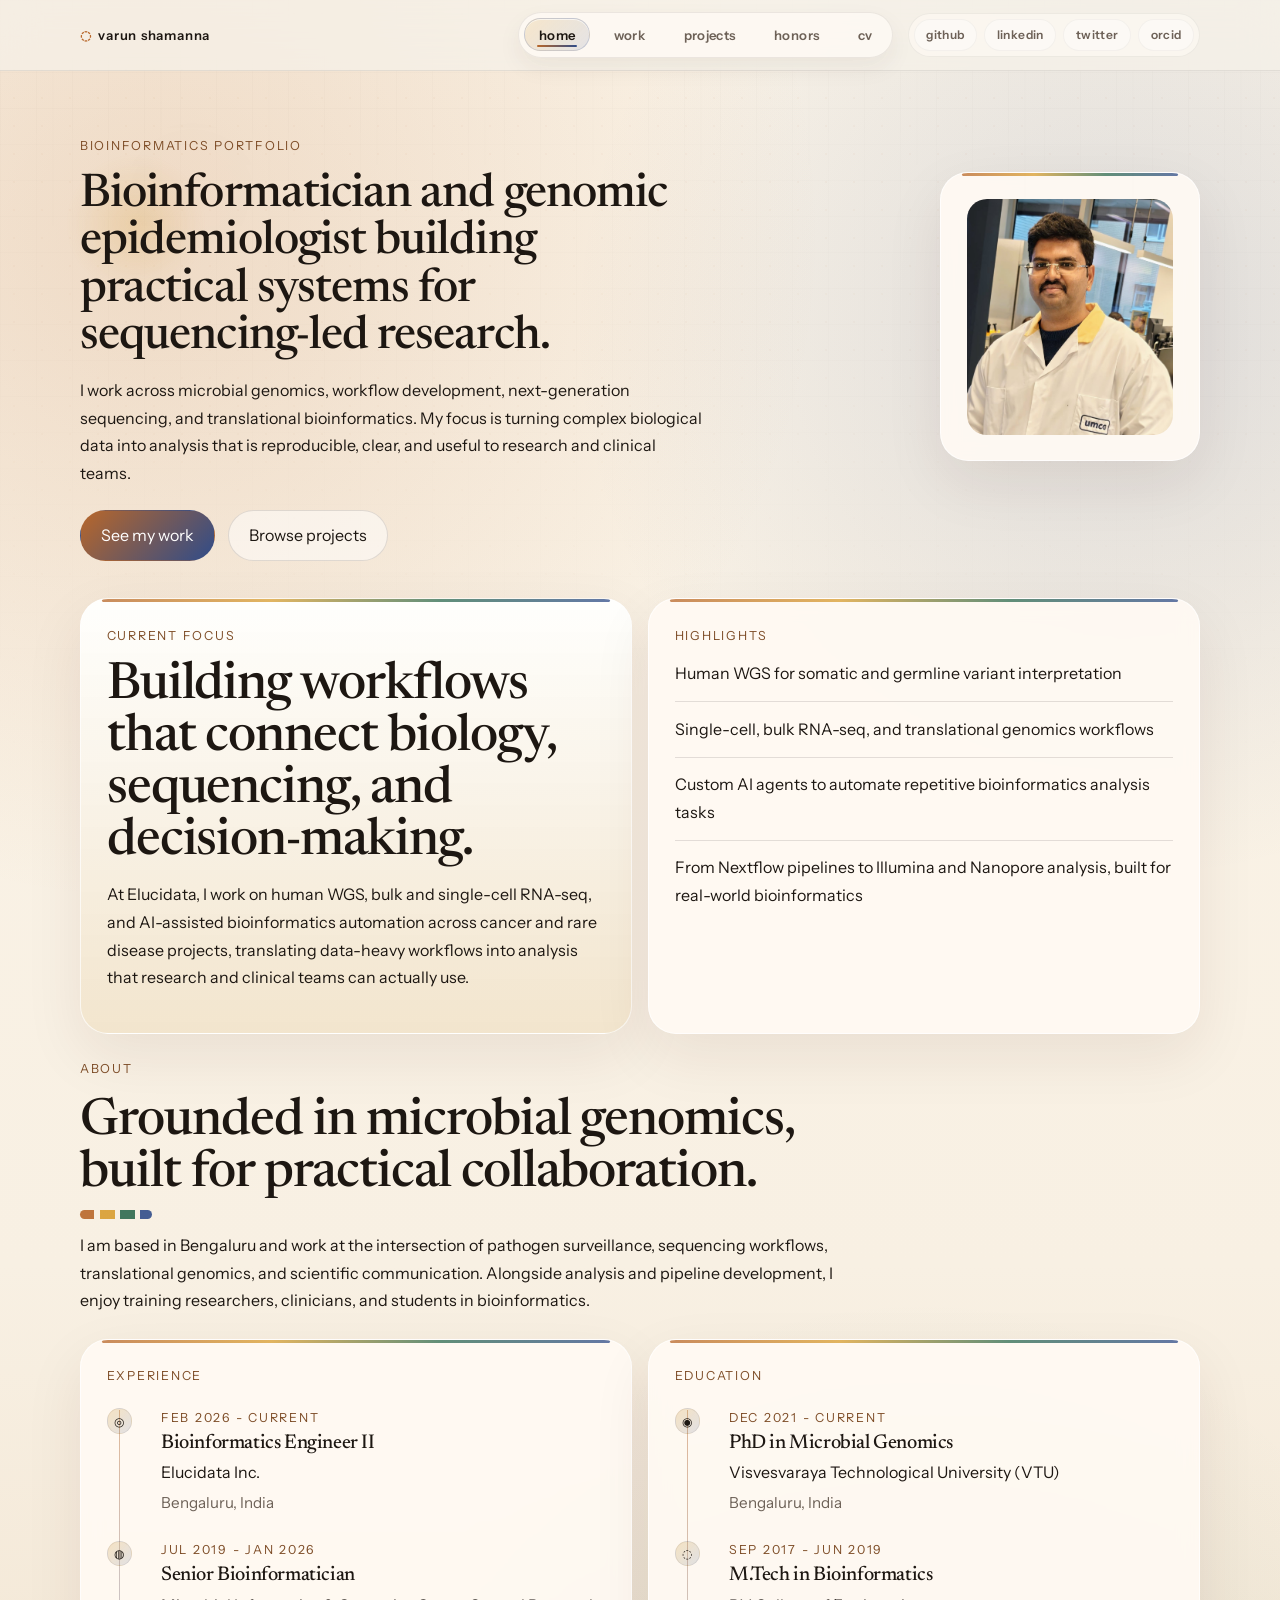
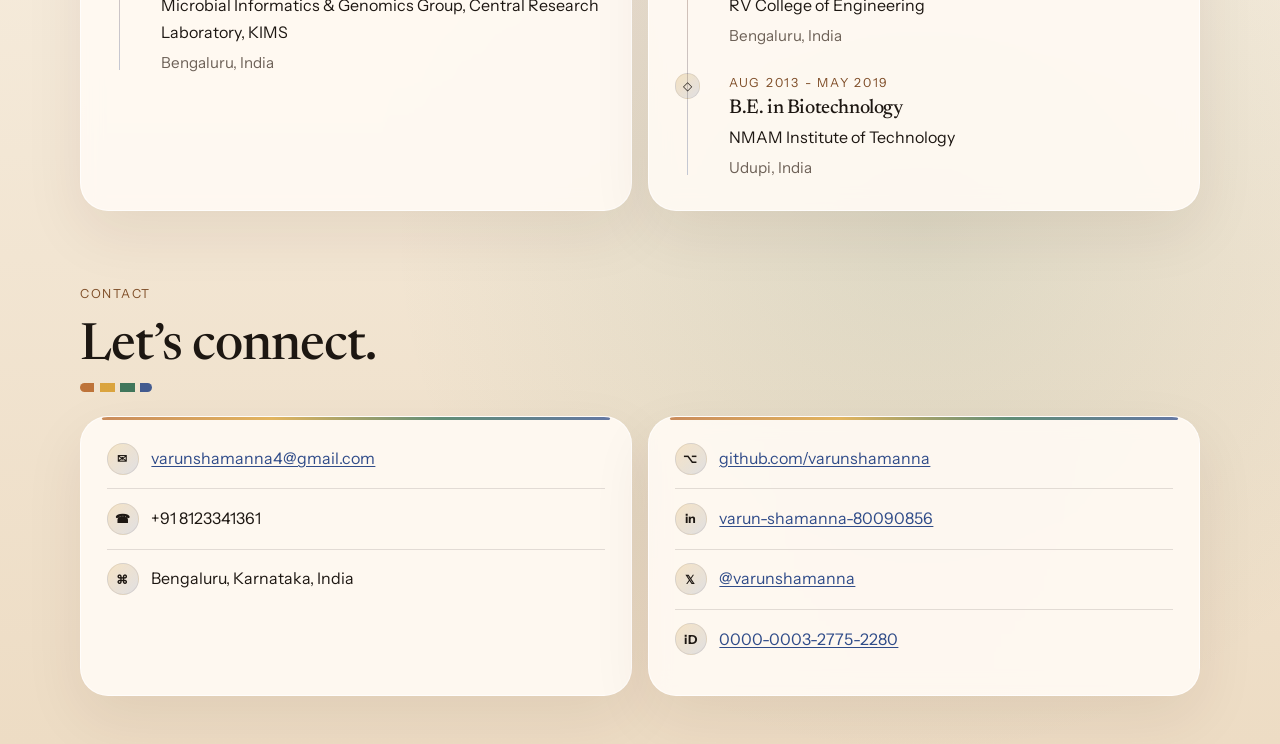
<file: index.html>
<!DOCTYPE html>
<html lang="en">
<head>
    <meta charset="UTF-8">
    <meta name="viewport" content="width=device-width, initial-scale=1.0">
    <title>Varun Shamanna | Home</title>
    <meta name="description" content="Portfolio of Varun Shamanna, bioinformatician and genomic epidemiologist.">
    <link rel="preconnect" href="https://fonts.googleapis.com">
    <link rel="preconnect" href="https://fonts.gstatic.com" crossorigin>
    <link href="https://fonts.googleapis.com/css2?family=Instrument+Sans:wght@400;500;600;700;800&family=Newsreader:opsz,wght@6..72,400;6..72,500;6..72,700&display=swap" rel="stylesheet">
    <link rel="stylesheet" href="styles.css">
</head>
<body>
    <header class="site-header">
        <div class="shell nav-row">
            <a class="brand" href="index.html">Varun Shamanna</a>
            <div class="header-links">
                <nav class="site-nav" aria-label="Main navigation">
                    <a class="is-active" href="index.html">Home</a>
                    <a href="work.html">Work</a>
                    <a href="projects.html">Projects</a>
                    <a href="honors.html">Honors</a>
                    <a href="Varun_CV_27_03_2026.pdf" download>CV</a>
                </nav>
                <div class="profile-links" aria-label="Profiles">
                    <a href="https://github.com/varunshamanna">GitHub</a>
                    <a href="https://www.linkedin.com/in/varun-shamanna-80090856/">LinkedIn</a>
                    <a href="https://twitter.com/varunshamanna">Twitter</a>
                    <a href="https://orcid.org/0000-0003-2775-2280">ORCID</a>
                </div>
            </div>
        </div>
    </header>

    <main>
        <section class="hero-block shell">
            <p class="kicker">Bioinformatics Portfolio</p>
            <div class="hero-layout">
                <div class="hero-intro">
                    <div>
                        <h1>Bioinformatician and genomic epidemiologist building practical systems for sequencing-led research.</h1>
                    </div>
                    <div class="hero-copy">
                        <p>
                            I work across microbial genomics, workflow development, next-generation sequencing, and
                            translational bioinformatics. My focus is turning complex biological data into analysis that is
                            reproducible, clear, and useful to research and clinical teams.
                        </p>
                        <div class="button-row">
                            <a class="button button-primary" href="work.html">See my work</a>
                            <a class="button" href="projects.html">Browse projects</a>
                        </div>
                    </div>
                </div>
                <figure class="hero-photo panel">
                    <img src="varun.jpg" alt="Portrait of Varun Shamanna">
                </figure>
            </div>
        </section>

        <section class="shell feature-grid">
            <article class="panel panel-highlight">
                <p class="eyebrow">Current Focus</p>
                <h2>Building workflows that connect biology, sequencing, and decision-making.</h2>
                <p>
                    At Elucidata, I work on human WGS, bulk and single-cell RNA-seq, and AI-assisted bioinformatics
                    automation across cancer and rare disease projects, translating data-heavy workflows into analysis
                    that research and clinical teams can actually use.
                </p>
            </article>

            <article class="panel">
                <p class="eyebrow">Highlights</p>
                <ul class="detail-list">
                    <li>Human WGS for somatic and germline variant interpretation</li>
                    <li>Single-cell, bulk RNA-seq, and translational genomics workflows</li>
                    <li>Custom AI agents to automate repetitive bioinformatics analysis tasks</li>
                    <li>From Nextflow pipelines to Illumina and Nanopore analysis, built for real-world bioinformatics</li>
                </ul>
            </article>
        </section>

        <section class="shell section-block">
            <div class="section-heading">
                <p class="kicker">About</p>
                <h2>Grounded in microbial genomics, built for practical collaboration.</h2>
                <p>
                    I am based in Bengaluru and work at the intersection of pathogen surveillance, sequencing
                    workflows, translational genomics, and scientific communication. Alongside analysis and pipeline
                    development, I enjoy training researchers, clinicians, and students in bioinformatics.
                </p>
            </div>
            <div class="two-column">
                <article class="panel">
                    <p class="eyebrow">Experience</p>
                    <div class="education-timeline">
                        <article class="education-item">
                            <span class="education-icon" aria-hidden="true">◎</span>
                            <div class="education-copy">
                                <p class="eyebrow">Feb 2026 - Current</p>
                                <h3>Bioinformatics Engineer II</h3>
                                <p>Elucidata Inc.</p>
                                <p class="education-meta">Bengaluru, India</p>
                            </div>
                        </article>
                        <article class="education-item">
                            <span class="education-icon" aria-hidden="true">◍</span>
                            <div class="education-copy">
                                <p class="eyebrow">Jul 2019 - Jan 2026</p>
                                <h3>Senior Bioinformatician</h3>
                                <p>Microbial Informatics &amp; Genomics Group, Central Research Laboratory, KIMS</p>
                                <p class="education-meta">Bengaluru, India</p>
                            </div>
                        </article>
                    </div>
                </article>
                <article class="panel">
                    <p class="eyebrow">Education</p>
                    <div class="education-timeline">
                        <article class="education-item">
                            <span class="education-icon" aria-hidden="true">◉</span>
                            <div class="education-copy">
                                <p class="eyebrow">Dec 2021 - Current</p>
                                <h3>PhD in Microbial Genomics</h3>
                                <p>Visvesvaraya Technological University (VTU)</p>
                                <p class="education-meta">Bengaluru, India</p>
                            </div>
                        </article>
                        <article class="education-item">
                            <span class="education-icon" aria-hidden="true">◌</span>
                            <div class="education-copy">
                                <p class="eyebrow">Sep 2017 - Jun 2019</p>
                                <h3>M.Tech in Bioinformatics</h3>
                                <p>RV College of Engineering</p>
                                <p class="education-meta">Bengaluru, India</p>
                            </div>
                        </article>
                        <article class="education-item">
                            <span class="education-icon" aria-hidden="true">◇</span>
                            <div class="education-copy">
                                <p class="eyebrow">Aug 2013 - May 2019</p>
                                <h3>B.E. in Biotechnology</h3>
                                <p>NMAM Institute of Technology</p>
                                <p class="education-meta">Udupi, India</p>
                            </div>
                        </article>
                    </div>
                </article>
            </div>
        </section>

        <section class="shell section-block">
            <div class="section-heading">
                <p class="kicker">Contact</p>
                <h2>Let’s connect.</h2>
            </div>
            <div class="two-column">
                <article class="panel">
                    <ul class="detail-list contact-list">
                        <li><span class="contact-icon" aria-hidden="true">✉</span><a href="mailto:varunshamanna4@gmail.com">varunshamanna4@gmail.com</a></li>
                        <li><span class="contact-icon" aria-hidden="true">☎</span><span>+91 8123341361</span></li>
                        <li><span class="contact-icon" aria-hidden="true">⌘</span><span>Bengaluru, Karnataka, India</span></li>
                    </ul>
                </article>
                <article class="panel">
                    <ul class="detail-list contact-list">
                        <li><span class="contact-icon" aria-hidden="true">⌥</span><a href="https://github.com/varunshamanna">github.com/varunshamanna</a></li>
                        <li><span class="contact-icon" aria-hidden="true">in</span><a href="https://www.linkedin.com/in/varun-shamanna-80090856/">varun-shamanna-80090856</a></li>
                        <li><span class="contact-icon" aria-hidden="true">𝕏</span><a href="https://twitter.com/varunshamanna">@varunshamanna</a></li>
                        <li><span class="contact-icon" aria-hidden="true">iD</span><a href="https://orcid.org/0000-0003-2775-2280">0000-0003-2775-2280</a></li>
                    </ul>
                </article>
            </div>
        </section>
    </main>
</body>
</html>
</file>
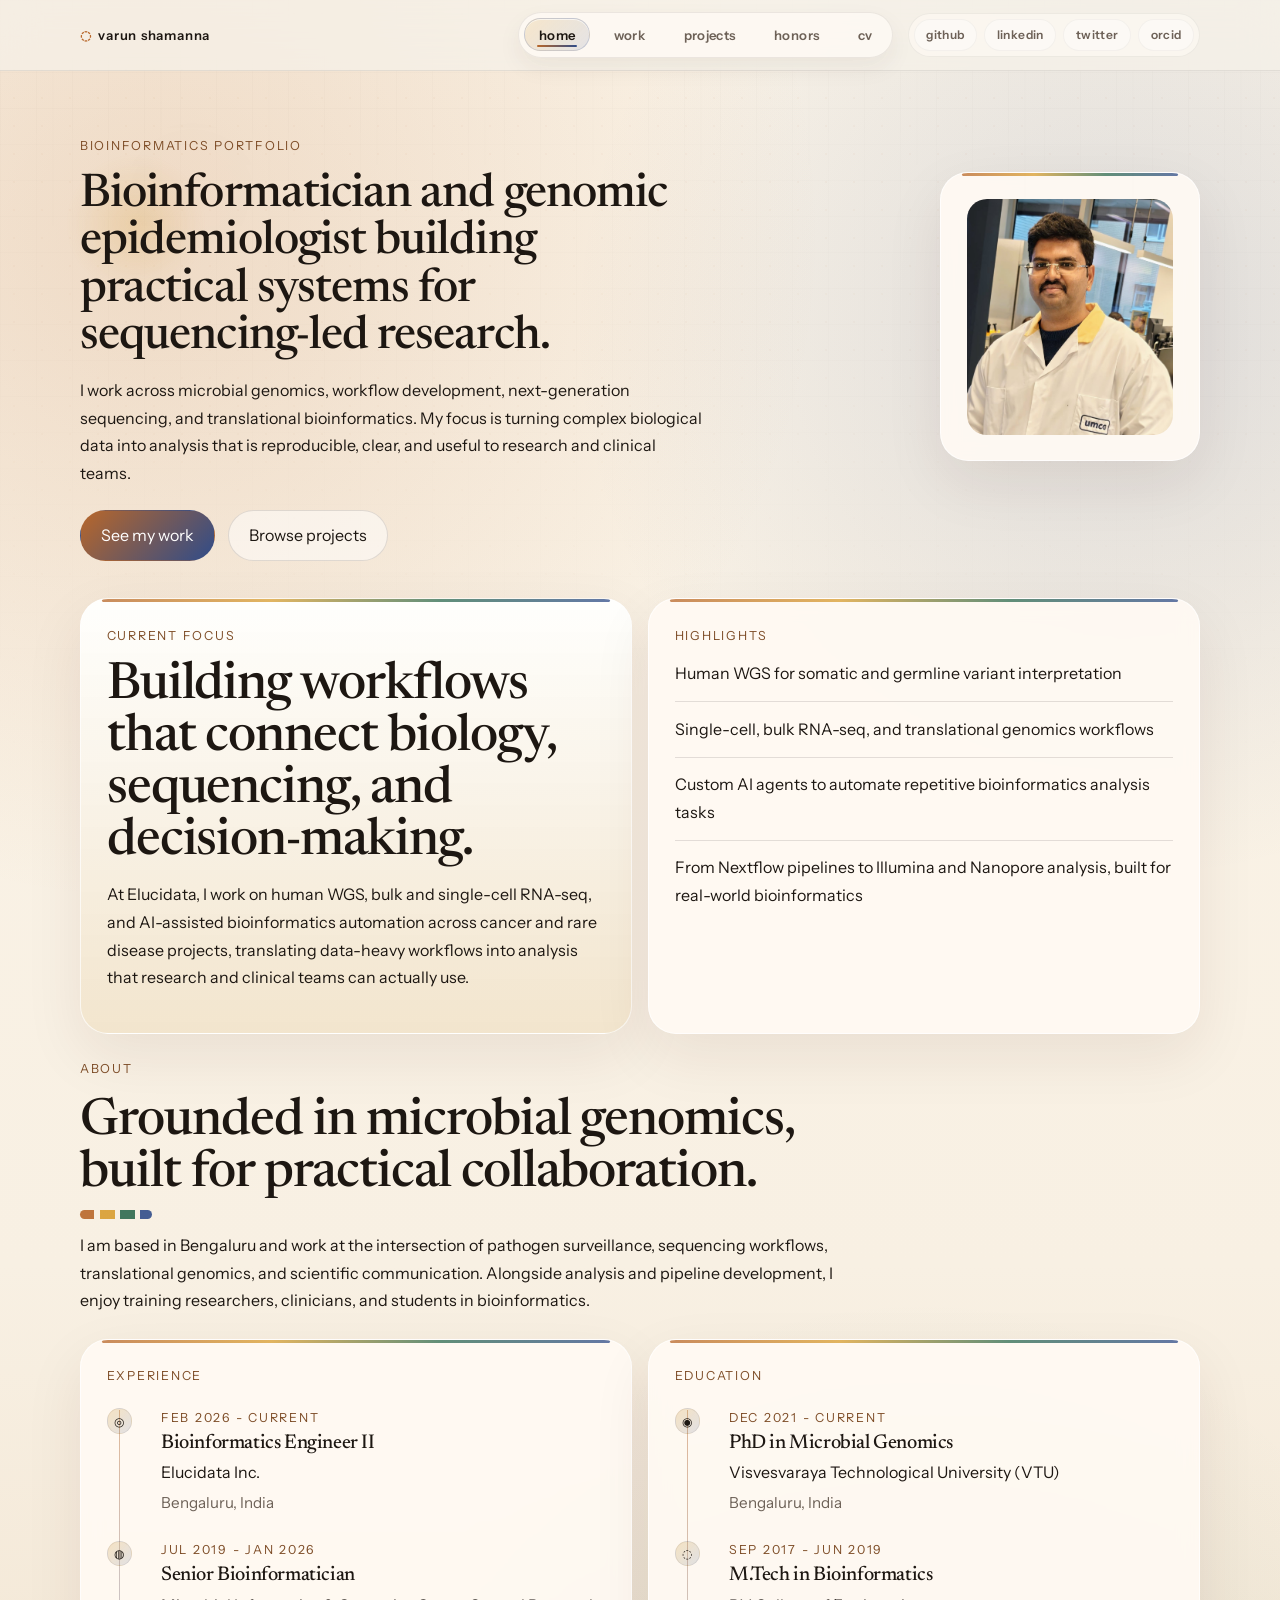
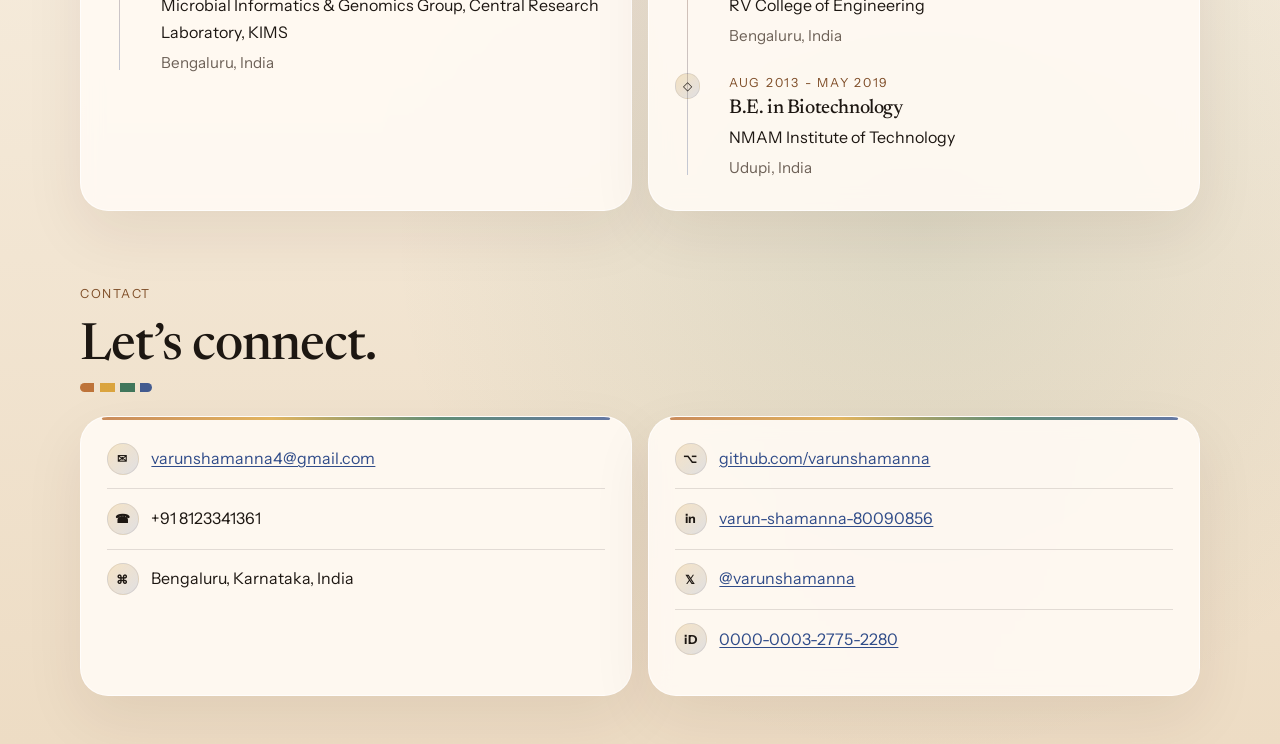
<file: home.html>
<!DOCTYPE html>
<html lang="en">
<head>
    <meta charset="UTF-8">
    <meta http-equiv="refresh" content="0; url=index.html">
    <meta name="viewport" content="width=device-width, initial-scale=1.0">
    <title>Varun Shamanna | Home</title>
    <link rel="canonical" href="index.html">
</head>
<body>
    <p>Redirecting to <a href="index.html">Home</a>...</p>
</body>
</html>
</file>
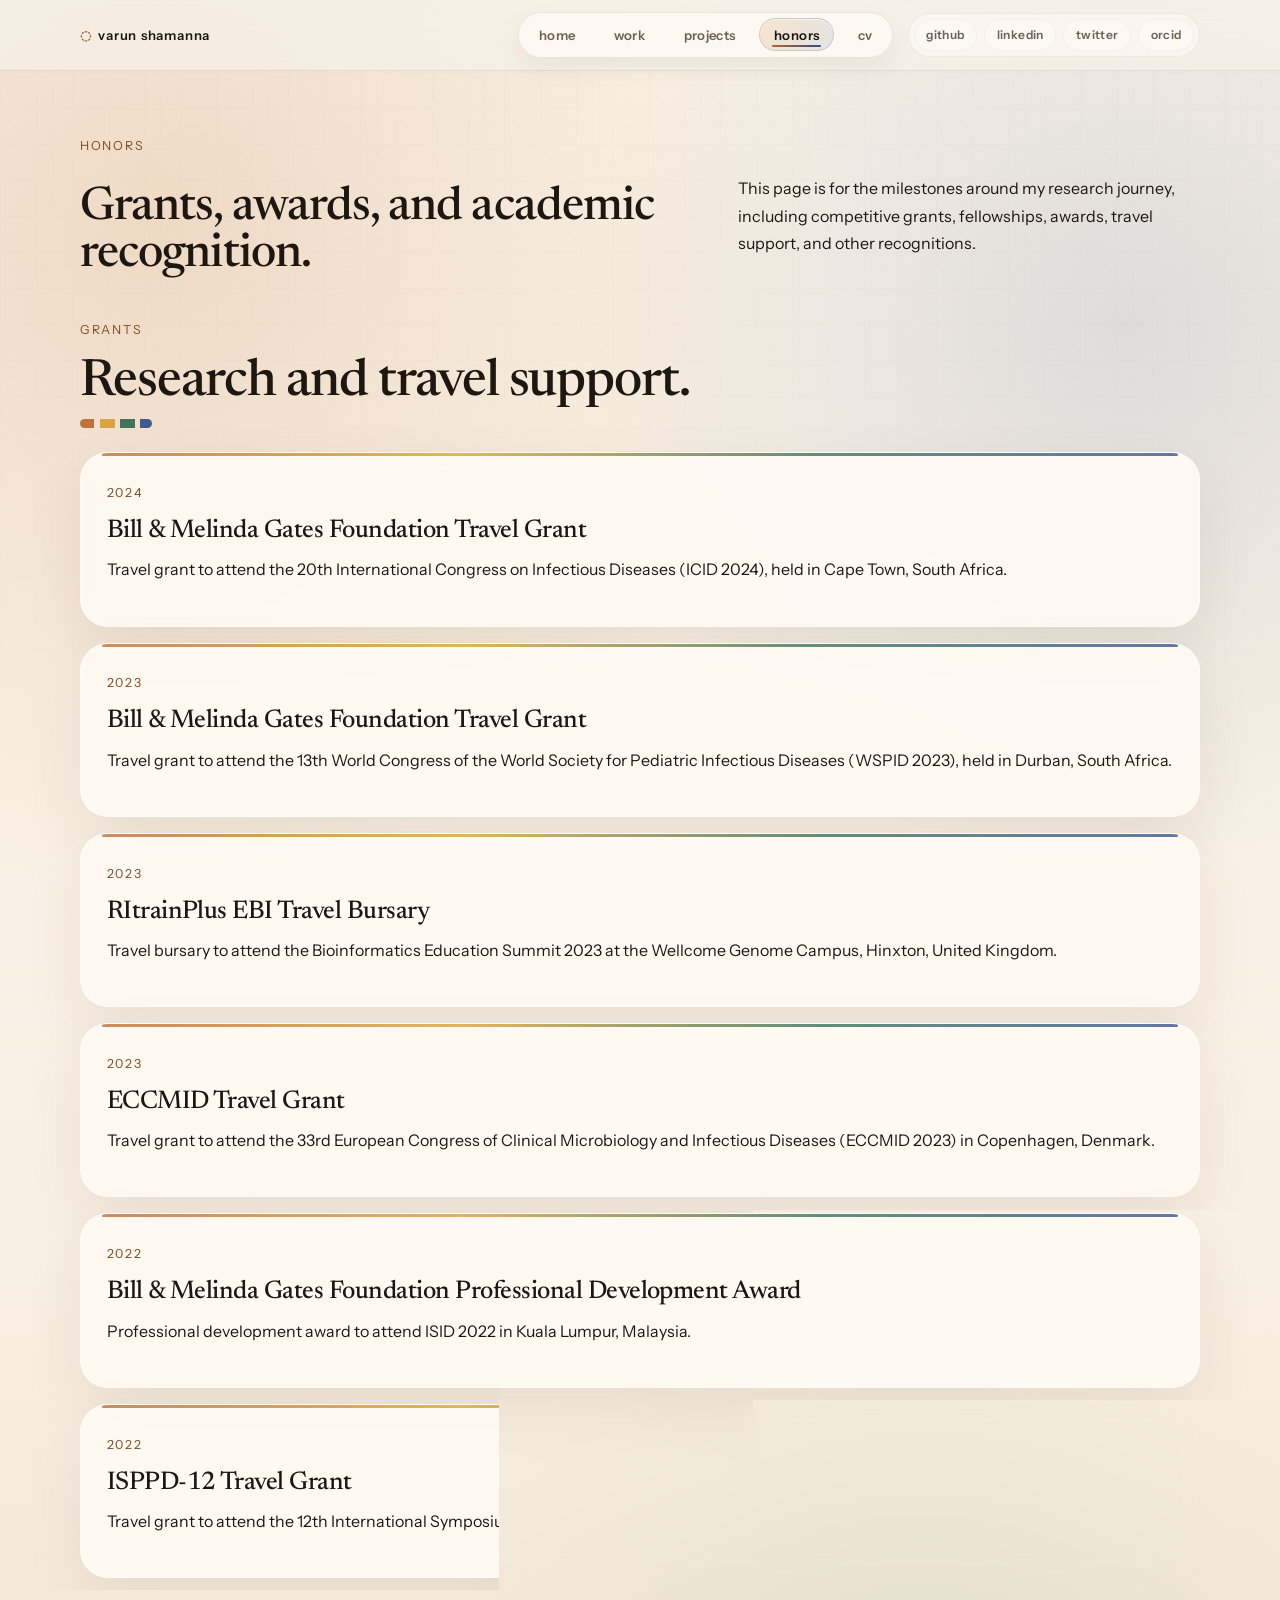
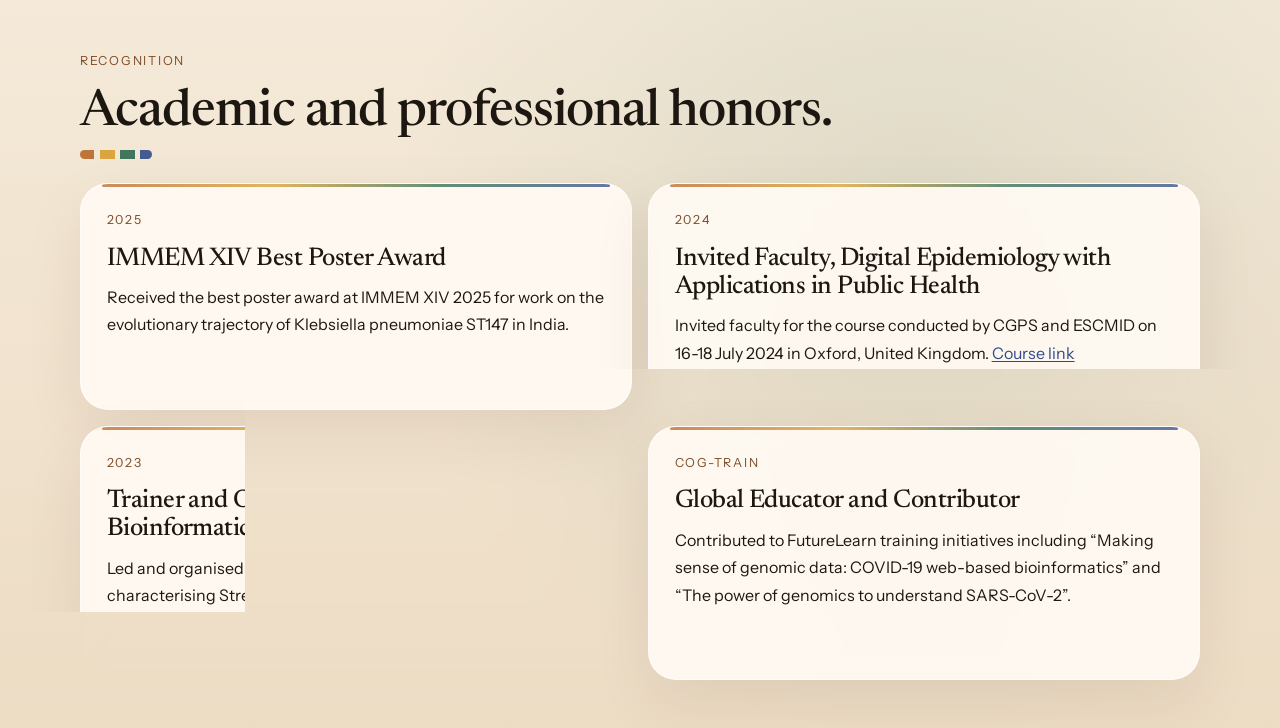
<file: honors.html>
<!DOCTYPE html>
<html lang="en">
<head>
    <meta charset="UTF-8">
    <meta name="viewport" content="width=device-width, initial-scale=1.0">
    <title>Varun Shamanna | Honors</title>
    <meta name="description" content="Honors, grants, and recognition of Varun Shamanna.">
    <link rel="preconnect" href="https://fonts.googleapis.com">
    <link rel="preconnect" href="https://fonts.gstatic.com" crossorigin>
    <link href="https://fonts.googleapis.com/css2?family=Instrument+Sans:wght@400;500;600;700;800&family=Newsreader:opsz,wght@6..72,400;6..72,500;6..72,700&display=swap" rel="stylesheet">
    <link rel="stylesheet" href="styles.css">
</head>
<body>
    <header class="site-header">
        <div class="shell nav-row">
            <a class="brand" href="index.html">Varun Shamanna</a>
            <div class="header-links">
                <nav class="site-nav" aria-label="Main navigation">
                    <a href="index.html">Home</a>
                    <a href="work.html">Work</a>
                    <a href="projects.html">Projects</a>
                    <a class="is-active" href="honors.html">Honors</a>
                    <a href="Varun_CV_27_03_2026.pdf" download>CV</a>
                </nav>
                <div class="profile-links" aria-label="Profiles">
                    <a href="https://github.com/varunshamanna">GitHub</a>
                    <a href="https://www.linkedin.com/in/varun-shamanna-80090856/">LinkedIn</a>
                    <a href="https://twitter.com/varunshamanna">Twitter</a>
                    <a href="https://orcid.org/0000-0003-2775-2280">ORCID</a>
                </div>
            </div>
        </div>
    </header>

    <main>
        <section class="hero-block shell hero-compact">
            <p class="kicker">Honors</p>
            <div class="hero-layout">
                <div>
                    <h1>Grants, awards, and academic recognition.</h1>
                </div>
                <div class="hero-copy">
                    <p>
                        This page is for the milestones around my research journey, including competitive grants,
                        fellowships, awards, travel support, and other recognitions.
                    </p>
                </div>
            </div>
        </section>

        <section class="shell section-block">
            <div class="section-heading">
                <p class="kicker">Grants</p>
                <h2>Research and travel support.</h2>
            </div>
            <div class="timeline-list">
                <article class="panel timeline-item">
                    <p class="eyebrow">2024</p>
                    <h3>Bill &amp; Melinda Gates Foundation Travel Grant</h3>
                    <p>
                        Travel grant to attend the 20th International Congress on Infectious Diseases (ICID 2024),
                        held in Cape Town, South Africa.
                    </p>
                </article>
                <article class="panel timeline-item">
                    <p class="eyebrow">2023</p>
                    <h3>Bill &amp; Melinda Gates Foundation Travel Grant</h3>
                    <p>
                        Travel grant to attend the 13th World Congress of the World Society for Pediatric Infectious
                        Diseases (WSPID 2023), held in Durban, South Africa.
                    </p>
                </article>
                <article class="panel timeline-item">
                    <p class="eyebrow">2023</p>
                    <h3>RItrainPlus EBI Travel Bursary</h3>
                    <p>
                        Travel bursary to attend the Bioinformatics Education Summit 2023 at the Wellcome Genome
                        Campus, Hinxton, United Kingdom.
                    </p>
                </article>
                <article class="panel timeline-item">
                    <p class="eyebrow">2023</p>
                    <h3>ECCMID Travel Grant</h3>
                    <p>
                        Travel grant to attend the 33rd European Congress of Clinical Microbiology and Infectious
                        Diseases (ECCMID 2023) in Copenhagen, Denmark.
                    </p>
                </article>
                <article class="panel timeline-item">
                    <p class="eyebrow">2022</p>
                    <h3>Bill &amp; Melinda Gates Foundation Professional Development Award</h3>
                    <p>
                        Professional development award to attend ISID 2022 in Kuala Lumpur, Malaysia.
                    </p>
                </article>
                <article class="panel timeline-item">
                    <p class="eyebrow">2022</p>
                    <h3>ISPPD-12 Travel Grant</h3>
                    <p>
                        Travel grant to attend the 12th International Symposium on Pneumococci and Pneumococcal
                        Diseases (ISPPD-12) in Toronto, Canada.
                    </p>
                </article>
            </div>
        </section>

        <section class="shell section-block">
            <div class="section-heading">
                <p class="kicker">Recognition</p>
                <h2>Academic and professional honors.</h2>
            </div>
            <div class="cards-2">
                <article class="panel">
                    <p class="eyebrow">2025</p>
                    <h3>IMMEM XIV Best Poster Award</h3>
                    <p>
                        Received the best poster award at IMMEM XIV 2025 for work on the evolutionary trajectory of
                        Klebsiella pneumoniae ST147 in India.
                    </p>
                </article>
                <article class="panel">
                    <p class="eyebrow">2024</p>
                    <h3>Invited Faculty, Digital Epidemiology with Applications in Public Health</h3>
                    <p>
                        Invited faculty for the course conducted by CGPS and ESCMID on 16-18 July 2024 in Oxford,
                        United Kingdom. <a href="https://www.escmid.org/event-detail/digital-epidemiology-with-applications-in-public-health/">Course link</a>
                    </p>
                </article>
                <article class="panel">
                    <p class="eyebrow">2023</p>
                    <h3>Trainer and Organiser, Advanced Bioinformatics Training</h3>
                    <p>
                        Led and organised the workshop on genomic approaches to characterising Streptococcus
                        pneumoniae and Streptococcus agalactiae at KIMS, India.
                    </p>
                </article>
                <article class="panel">
                    <p class="eyebrow">COG-TRAIN</p>
                    <h3>Global Educator and Contributor</h3>
                    <p>
                        Contributed to FutureLearn training initiatives including “Making sense of genomic data:
                        COVID-19 web-based bioinformatics” and “The power of genomics to understand SARS-CoV-2”.
                    </p>
                </article>
            </div>
        </section>
    </main>
</body>
</html>
</file>
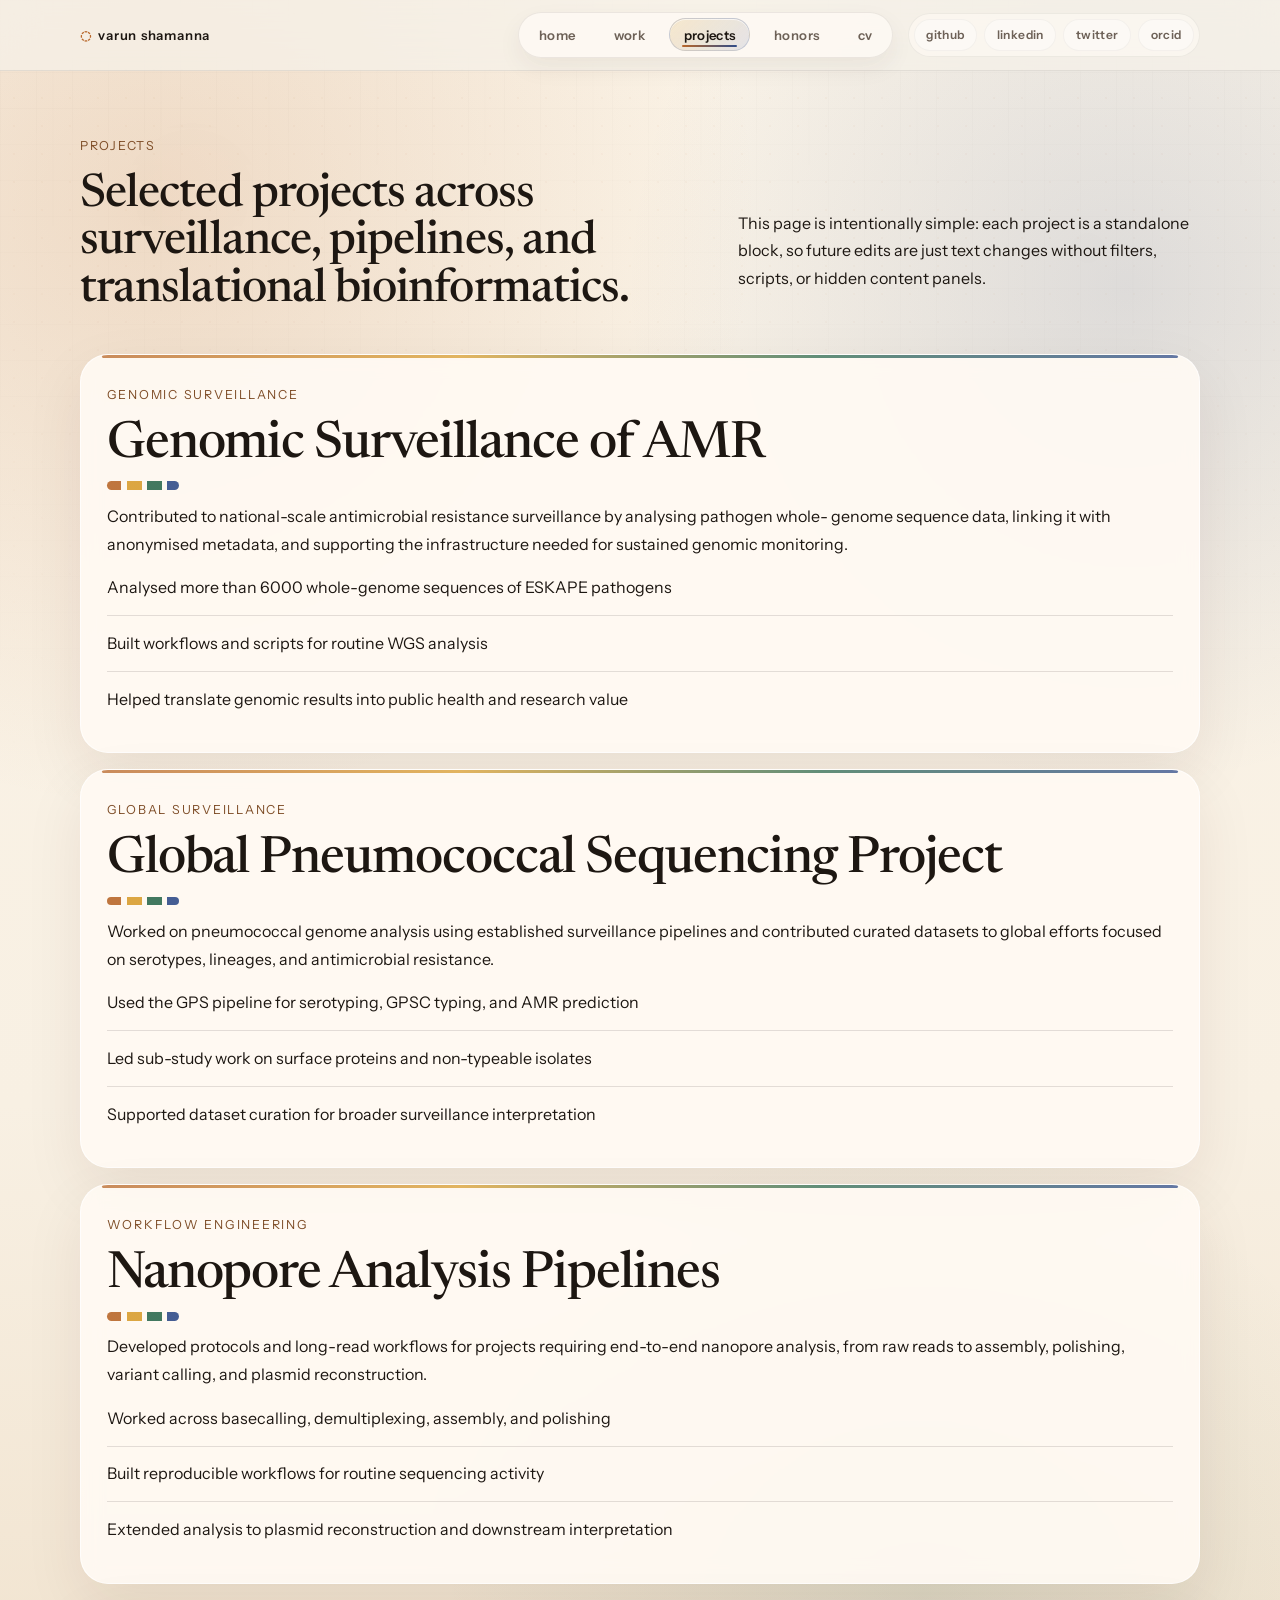
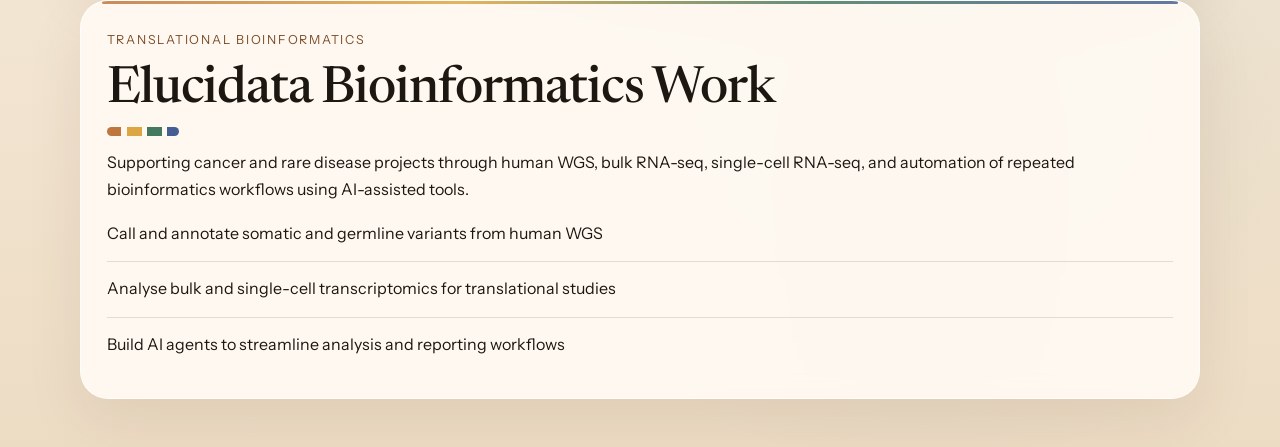
<file: projects.html>
<!DOCTYPE html>
<html lang="en">
<head>
    <meta charset="UTF-8">
    <meta name="viewport" content="width=device-width, initial-scale=1.0">
    <title>Varun Shamanna | Projects</title>
    <meta name="description" content="Selected projects by Varun Shamanna.">
    <link rel="preconnect" href="https://fonts.googleapis.com">
    <link rel="preconnect" href="https://fonts.gstatic.com" crossorigin>
    <link href="https://fonts.googleapis.com/css2?family=Instrument+Sans:wght@400;500;600;700;800&family=Newsreader:opsz,wght@6..72,400;6..72,500;6..72,700&display=swap" rel="stylesheet">
    <link rel="stylesheet" href="styles.css">
</head>
<body>
    <header class="site-header">
        <div class="shell nav-row">
            <a class="brand" href="index.html">Varun Shamanna</a>
            <div class="header-links">
                <nav class="site-nav" aria-label="Main navigation">
                    <a href="index.html">Home</a>
                    <a href="work.html">Work</a>
                    <a class="is-active" href="projects.html">Projects</a>
                    <a href="honors.html">Honors</a>
                    <a href="Varun_CV_27_03_2026.pdf" download>CV</a>
                </nav>
                <div class="profile-links" aria-label="Profiles">
                    <a href="https://github.com/varunshamanna">GitHub</a>
                    <a href="https://www.linkedin.com/in/varun-shamanna-80090856/">LinkedIn</a>
                    <a href="https://twitter.com/varunshamanna">Twitter</a>
                    <a href="https://orcid.org/0000-0003-2775-2280">ORCID</a>
                </div>
            </div>
        </div>
    </header>

    <main>
        <section class="hero-block shell hero-compact">
            <p class="kicker">Projects</p>
            <div class="hero-layout">
                <div>
                    <h1>Selected projects across surveillance, pipelines, and translational bioinformatics.</h1>
                </div>
                <div class="hero-copy">
                    <p>
                        This page is intentionally simple: each project is a standalone block, so future edits are just
                        text changes without filters, scripts, or hidden content panels.
                    </p>
                </div>
            </div>
        </section>

        <section class="shell section-block">
            <div class="project-stack">
                <article class="panel project-item">
                    <p class="eyebrow">Genomic Surveillance</p>
                    <h2>Genomic Surveillance of AMR</h2>
                    <p>
                        Contributed to national-scale antimicrobial resistance surveillance by analysing pathogen whole-
                        genome sequence data, linking it with anonymised metadata, and supporting the infrastructure
                        needed for sustained genomic monitoring.
                    </p>
                    <ul class="detail-list">
                        <li>Analysed more than 6000 whole-genome sequences of ESKAPE pathogens</li>
                        <li>Built workflows and scripts for routine WGS analysis</li>
                        <li>Helped translate genomic results into public health and research value</li>
                    </ul>
                </article>

                <article class="panel project-item">
                    <p class="eyebrow">Global Surveillance</p>
                    <h2>Global Pneumococcal Sequencing Project</h2>
                    <p>
                        Worked on pneumococcal genome analysis using established surveillance pipelines and contributed
                        curated datasets to global efforts focused on serotypes, lineages, and antimicrobial resistance.
                    </p>
                    <ul class="detail-list">
                        <li>Used the GPS pipeline for serotyping, GPSC typing, and AMR prediction</li>
                        <li>Led sub-study work on surface proteins and non-typeable isolates</li>
                        <li>Supported dataset curation for broader surveillance interpretation</li>
                    </ul>
                </article>

                <article class="panel project-item">
                    <p class="eyebrow">Workflow Engineering</p>
                    <h2>Nanopore Analysis Pipelines</h2>
                    <p>
                        Developed protocols and long-read workflows for projects requiring end-to-end nanopore analysis,
                        from raw reads to assembly, polishing, variant calling, and plasmid reconstruction.
                    </p>
                    <ul class="detail-list">
                        <li>Worked across basecalling, demultiplexing, assembly, and polishing</li>
                        <li>Built reproducible workflows for routine sequencing activity</li>
                        <li>Extended analysis to plasmid reconstruction and downstream interpretation</li>
                    </ul>
                </article>

                <article class="panel project-item">
                    <p class="eyebrow">Translational Bioinformatics</p>
                    <h2>Elucidata Bioinformatics Work</h2>
                    <p>
                        Supporting cancer and rare disease projects through human WGS, bulk RNA-seq, single-cell RNA-seq,
                        and automation of repeated bioinformatics workflows using AI-assisted tools.
                    </p>
                    <ul class="detail-list">
                        <li>Call and annotate somatic and germline variants from human WGS</li>
                        <li>Analyse bulk and single-cell transcriptomics for translational studies</li>
                        <li>Build AI agents to streamline analysis and reporting workflows</li>
                    </ul>
                </article>
            </div>
        </section>
    </main>
</body>
</html>
</file>
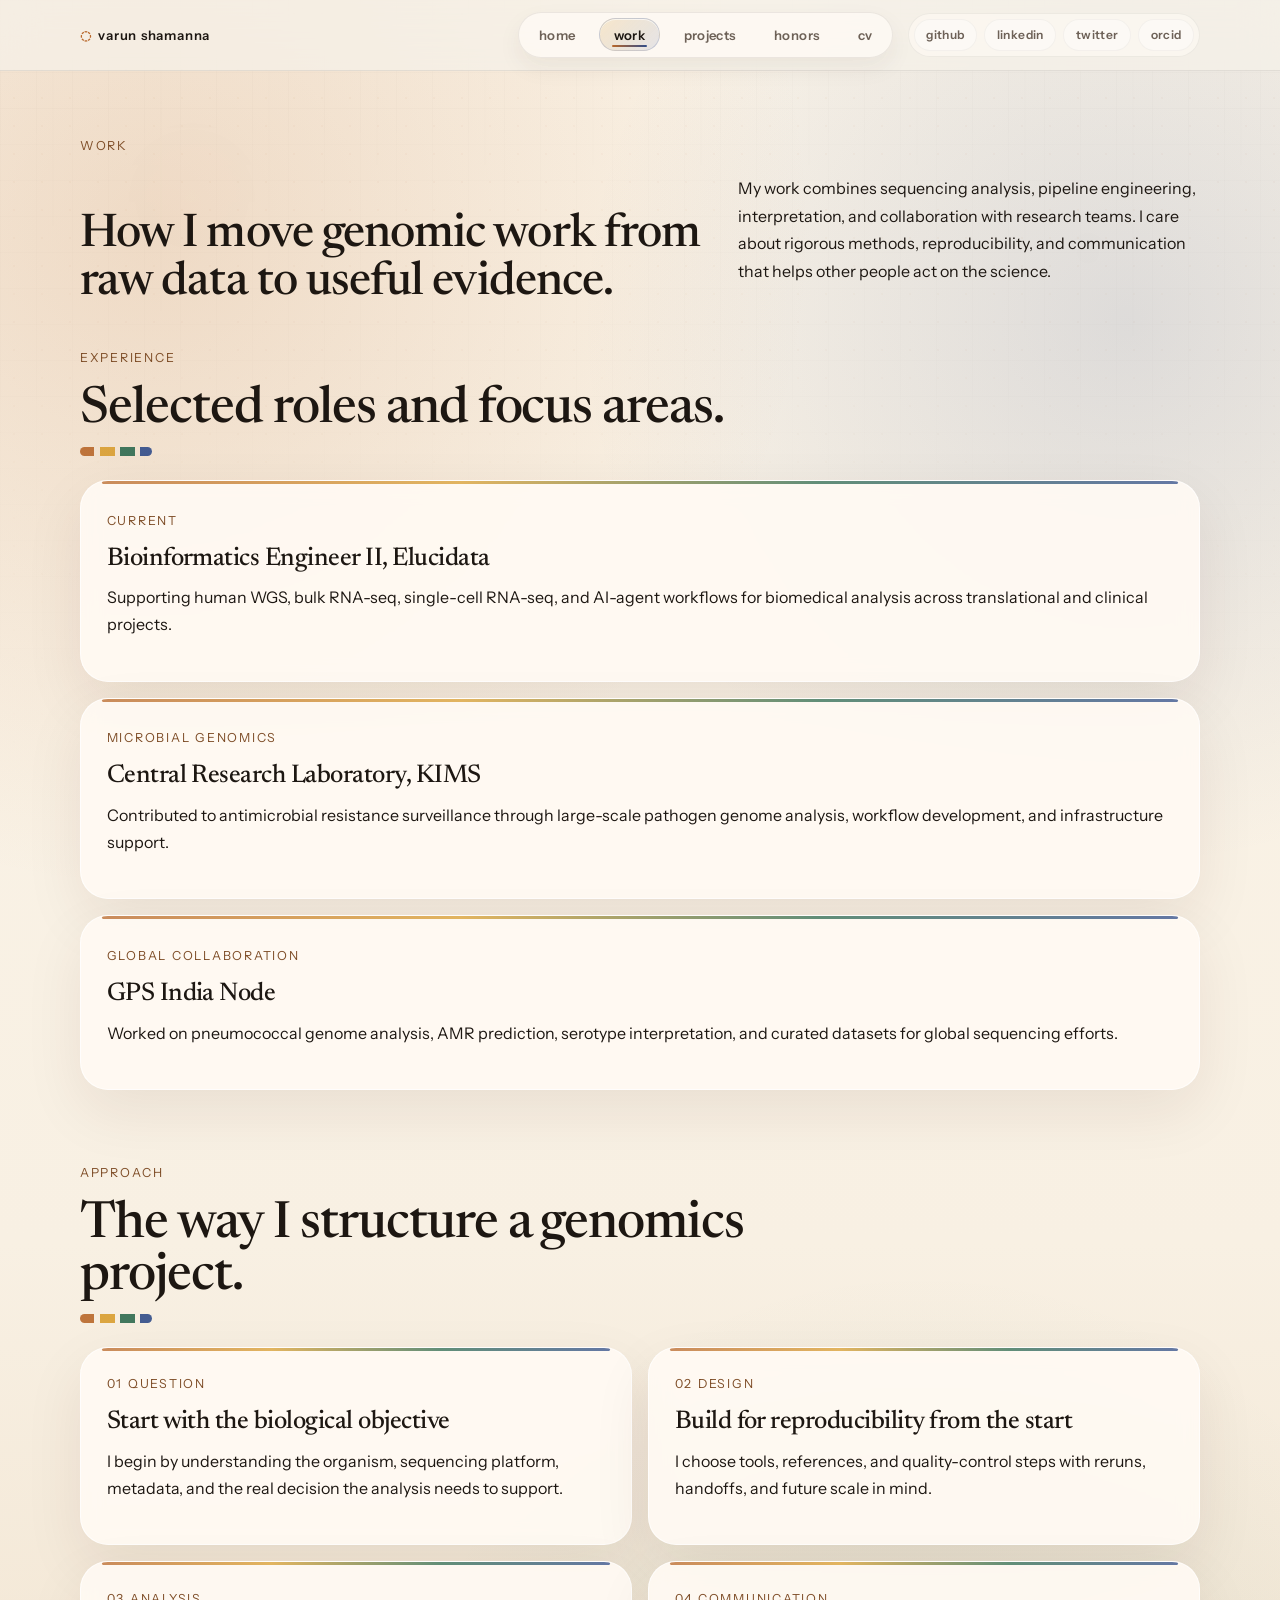
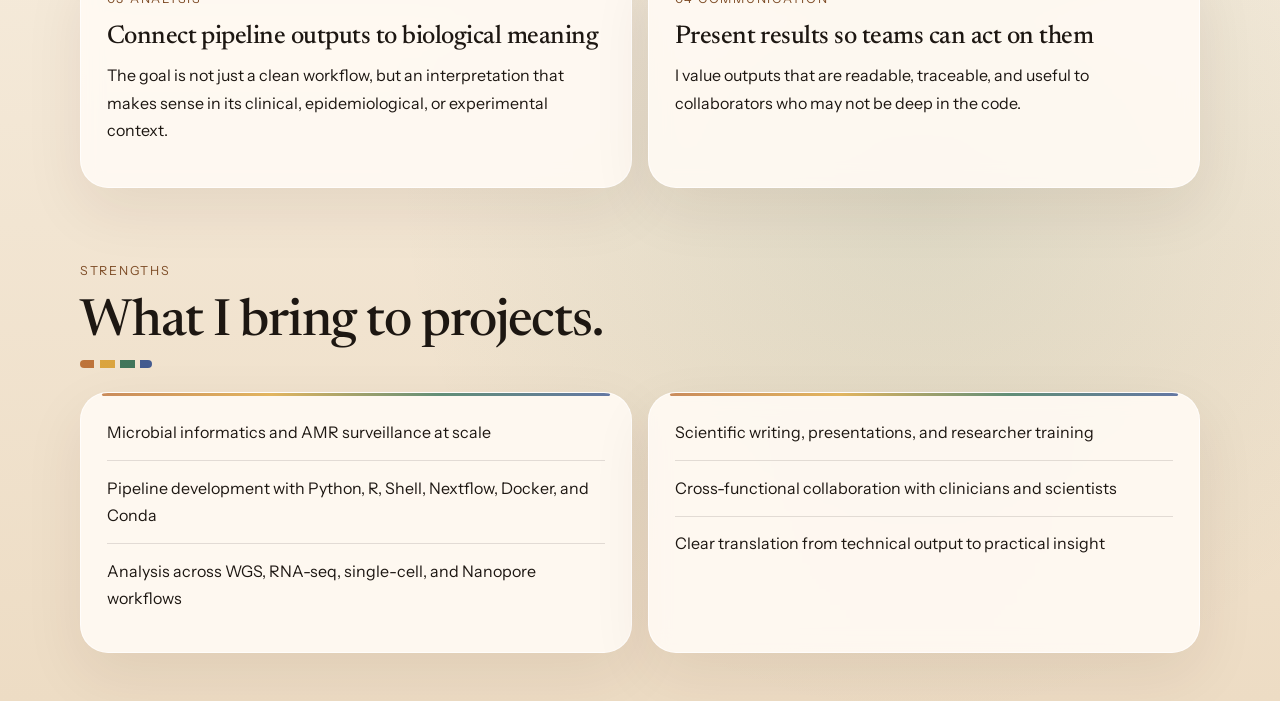
<file: work.html>
<!DOCTYPE html>
<html lang="en">
<head>
    <meta charset="UTF-8">
    <meta name="viewport" content="width=device-width, initial-scale=1.0">
    <title>Varun Shamanna | Work</title>
    <meta name="description" content="Work, experience, and approach of Varun Shamanna.">
    <link rel="preconnect" href="https://fonts.googleapis.com">
    <link rel="preconnect" href="https://fonts.gstatic.com" crossorigin>
    <link href="https://fonts.googleapis.com/css2?family=Instrument+Sans:wght@400;500;600;700;800&family=Newsreader:opsz,wght@6..72,400;6..72,500;6..72,700&display=swap" rel="stylesheet">
    <link rel="stylesheet" href="styles.css">
</head>
<body>
    <header class="site-header">
        <div class="shell nav-row">
            <a class="brand" href="index.html">Varun Shamanna</a>
            <div class="header-links">
                <nav class="site-nav" aria-label="Main navigation">
                    <a href="index.html">Home</a>
                    <a class="is-active" href="work.html">Work</a>
                    <a href="projects.html">Projects</a>
                    <a href="honors.html">Honors</a>
                    <a href="Varun_CV_27_03_2026.pdf" download>CV</a>
                </nav>
                <div class="profile-links" aria-label="Profiles">
                    <a href="https://github.com/varunshamanna">GitHub</a>
                    <a href="https://www.linkedin.com/in/varun-shamanna-80090856/">LinkedIn</a>
                    <a href="https://twitter.com/varunshamanna">Twitter</a>
                    <a href="https://orcid.org/0000-0003-2775-2280">ORCID</a>
                </div>
            </div>
        </div>
    </header>

    <main>
        <section class="hero-block shell hero-compact">
            <p class="kicker">Work</p>
            <div class="hero-layout">
                <div>
                    <h1>How I move genomic work from raw data to useful evidence.</h1>
                </div>
                <div class="hero-copy">
                    <p>
                        My work combines sequencing analysis, pipeline engineering, interpretation, and collaboration
                        with research teams. I care about rigorous methods, reproducibility, and communication that
                        helps other people act on the science.
                    </p>
                </div>
            </div>
        </section>

        <section class="shell section-block">
            <div class="section-heading">
                <p class="kicker">Experience</p>
                <h2>Selected roles and focus areas.</h2>
            </div>
            <div class="timeline-list">
                <article class="panel timeline-item">
                    <p class="eyebrow">Current</p>
                    <h3>Bioinformatics Engineer II, Elucidata</h3>
                    <p>
                        Supporting human WGS, bulk RNA-seq, single-cell RNA-seq, and AI-agent workflows for biomedical
                        analysis across translational and clinical projects.
                    </p>
                </article>
                <article class="panel timeline-item">
                    <p class="eyebrow">Microbial Genomics</p>
                    <h3>Central Research Laboratory, KIMS</h3>
                    <p>
                        Contributed to antimicrobial resistance surveillance through large-scale pathogen genome
                        analysis, workflow development, and infrastructure support.
                    </p>
                </article>
                <article class="panel timeline-item">
                    <p class="eyebrow">Global Collaboration</p>
                    <h3>GPS India Node</h3>
                    <p>
                        Worked on pneumococcal genome analysis, AMR prediction, serotype interpretation, and curated
                        datasets for global sequencing efforts.
                    </p>
                </article>
            </div>
        </section>

        <section class="shell section-block">
            <div class="section-heading">
                <p class="kicker">Approach</p>
                <h2>The way I structure a genomics project.</h2>
            </div>
            <div class="cards-2">
                <article class="panel">
                    <p class="eyebrow">01 Question</p>
                    <h3>Start with the biological objective</h3>
                    <p>
                        I begin by understanding the organism, sequencing platform, metadata, and the real decision
                        the analysis needs to support.
                    </p>
                </article>
                <article class="panel">
                    <p class="eyebrow">02 Design</p>
                    <h3>Build for reproducibility from the start</h3>
                    <p>
                        I choose tools, references, and quality-control steps with reruns, handoffs, and future scale
                        in mind.
                    </p>
                </article>
                <article class="panel">
                    <p class="eyebrow">03 Analysis</p>
                    <h3>Connect pipeline outputs to biological meaning</h3>
                    <p>
                        The goal is not just a clean workflow, but an interpretation that makes sense in its clinical,
                        epidemiological, or experimental context.
                    </p>
                </article>
                <article class="panel">
                    <p class="eyebrow">04 Communication</p>
                    <h3>Present results so teams can act on them</h3>
                    <p>
                        I value outputs that are readable, traceable, and useful to collaborators who may not be deep
                        in the code.
                    </p>
                </article>
            </div>
        </section>

        <section class="shell section-block">
            <div class="section-heading">
                <p class="kicker">Strengths</p>
                <h2>What I bring to projects.</h2>
            </div>
            <div class="two-column">
                <article class="panel">
                    <ul class="detail-list">
                        <li>Microbial informatics and AMR surveillance at scale</li>
                        <li>Pipeline development with Python, R, Shell, Nextflow, Docker, and Conda</li>
                        <li>Analysis across WGS, RNA-seq, single-cell, and Nanopore workflows</li>
                    </ul>
                </article>
                <article class="panel">
                    <ul class="detail-list">
                        <li>Scientific writing, presentations, and researcher training</li>
                        <li>Cross-functional collaboration with clinicians and scientists</li>
                        <li>Clear translation from technical output to practical insight</li>
                    </ul>
                </article>
            </div>
        </section>
    </main>
</body>
</html>
</file>
<file: styles.css>
:root {
    --bg: #f8f0e3;
    --bg-strong: #eddcc4;
    --paper: rgba(255, 250, 243, 0.92);
    --paper-strong: #fffdf8;
    --ink: #1d1712;
    --muted: #6d6157;
    --line: rgba(29, 23, 18, 0.12);
    --accent: #7e4d27;
    --accent-soft: #f0e0c5;
    --saffron: #b8672a;
    --marigold: #d89d2f;
    --indigo: #304c89;
    --leaf: #2d6a4f;
    --shadow: 0 22px 60px rgba(58, 31, 14, 0.08);
    --radius-lg: 28px;
    --radius-md: 18px;
    --shell: 1120px;
}

* {
    box-sizing: border-box;
}

html {
    scroll-behavior: smooth;
}

body {
    margin: 0;
    min-height: 100vh;
    color: var(--ink);
    font-family: "Instrument Sans", sans-serif;
    background:
        radial-gradient(circle at 12% 10%, rgba(184, 103, 42, 0.18), transparent 28%),
        radial-gradient(circle at 88% 14%, rgba(48, 76, 137, 0.14), transparent 24%),
        radial-gradient(circle at 72% 78%, rgba(45, 106, 79, 0.1), transparent 26%),
        linear-gradient(180deg, #fbf4e8 0%, var(--bg) 54%, var(--bg-strong) 100%);
}

body::before {
    content: "";
    position: fixed;
    inset: 0;
    pointer-events: none;
    background-image:
        radial-gradient(circle at center, rgba(184, 103, 42, 0.08) 0 1.2px, transparent 1.2px),
        linear-gradient(rgba(29, 23, 18, 0.025) 1px, transparent 1px),
        linear-gradient(90deg, rgba(29, 23, 18, 0.025) 1px, transparent 1px);
    background-size: 28px 28px, 36px 36px, 36px 36px;
    mask-image: linear-gradient(180deg, rgba(0, 0, 0, 0.5), transparent 88%);
}

body::after {
    content: "";
    position: fixed;
    inset: 0;
    pointer-events: none;
    opacity: 0.45;
    background:
        radial-gradient(circle at 15% 22%, rgba(216, 157, 47, 0.1), transparent 12%),
        radial-gradient(circle at 85% 28%, rgba(48, 76, 137, 0.08), transparent 12%),
        repeating-linear-gradient(
            90deg,
            transparent 0 52px,
            rgba(45, 106, 79, 0.06) 52px 54px,
            transparent 54px 108px
        );
    mask-image: linear-gradient(180deg, rgba(0, 0, 0, 0.22), transparent 76%);
}

a {
    color: inherit;
    text-decoration: none;
}

p,
li {
    line-height: 1.72;
}

h1,
h2,
h3,
p {
    margin-top: 0;
}

h1,
h2,
h3 {
    font-family: "Newsreader", serif;
    font-weight: 500;
    letter-spacing: -0.02em;
}

h1 {
    font-size: clamp(1.6rem, 4.2vw, 2.9rem);
    line-height: 1.02;
    margin-bottom: 0;
}

h2 {
    font-size: clamp(2rem, 4vw, 3.2rem);
    line-height: 1.02;
    margin-bottom: 0.8rem;
}

h3 {
    font-size: 1.6rem;
    line-height: 1.1;
    margin-bottom: 0.7rem;
}

.shell {
    width: min(calc(100% - 2rem), var(--shell));
    margin: 0 auto;
}

.site-header {
    position: sticky;
    top: 0;
    z-index: 20;
    border-bottom: 1px solid rgba(23, 21, 19, 0.08);
    backdrop-filter: blur(18px);
    background: rgba(246, 242, 233, 0.72);
}

.nav-row {
    display: flex;
    align-items: center;
    justify-content: space-between;
    gap: 1rem;
    padding: 0.75rem 0;
}

.brand {
    font-size: 0.82rem;
    font-weight: 600;
    letter-spacing: 0.06em;
    text-transform: lowercase;
    color: var(--ink);
}

.brand::before {
    content: "◌";
    display: inline-block;
    margin-right: 0.4rem;
    color: var(--saffron);
}

.header-links {
    display: flex;
    align-items: center;
    gap: 0.9rem;
    flex-wrap: wrap;
    justify-content: flex-end;
}

.site-nav {
    display: flex;
    gap: 0.55rem;
    flex-wrap: wrap;
    align-items: center;
    padding: 0.32rem;
    border-radius: 999px;
    background: rgba(255, 251, 245, 0.72);
    border: 1px solid rgba(29, 23, 18, 0.08);
    box-shadow: 0 10px 24px rgba(58, 31, 14, 0.06);
}

.site-nav a {
    position: relative;
    padding: 0.48rem 0.86rem;
    border-radius: 999px;
    font-size: 0.82rem;
    font-weight: 600;
    letter-spacing: 0.03em;
    text-transform: lowercase;
    color: var(--muted);
    background: transparent;
    border: 1px solid transparent;
    transition: color 160ms ease, background 160ms ease, border-color 160ms ease, transform 160ms ease, box-shadow 160ms ease;
}

.site-nav a::after {
    content: "";
    position: absolute;
    left: 0.75rem;
    right: 0.75rem;
    bottom: 0.22rem;
    height: 2px;
    border-radius: 999px;
    background: linear-gradient(90deg, var(--saffron), var(--indigo));
    opacity: 0;
    transform: scaleX(0.4);
    transform-origin: center;
    transition: opacity 160ms ease, transform 160ms ease;
}

.site-nav a:hover {
    color: var(--ink);
    background: rgba(216, 157, 47, 0.16);
    border-color: rgba(184, 103, 42, 0.18);
    transform: translateY(-1px);
    box-shadow: 0 8px 18px rgba(184, 103, 42, 0.1);
}

.site-nav a.is-active {
    color: var(--ink);
    background: linear-gradient(135deg, rgba(216, 157, 47, 0.2), rgba(48, 76, 137, 0.12));
    border-color: rgba(48, 76, 137, 0.18);
    box-shadow: inset 0 1px 0 rgba(255, 255, 255, 0.6);
}

.site-nav a:hover::after,
.site-nav a.is-active::after {
    opacity: 1;
    transform: scaleX(1);
}

.profile-links {
    display: flex;
    gap: 0.45rem;
    flex-wrap: wrap;
    align-items: center;
    padding: 0.32rem;
    border-radius: 999px;
    background: rgba(255, 251, 245, 0.56);
    border: 1px solid rgba(29, 23, 18, 0.06);
}

.profile-links a {
    padding: 0.46rem 0.72rem;
    border-radius: 999px;
    font-size: 0.75rem;
    font-weight: 600;
    color: var(--muted);
    text-transform: lowercase;
    letter-spacing: 0.03em;
    background: rgba(255, 255, 255, 0.38);
    border: 1px solid rgba(29, 23, 18, 0.04);
    transition: color 160ms ease, background 160ms ease, border-color 160ms ease, transform 160ms ease;
}

.profile-links a:hover {
    color: var(--ink);
    background: rgba(48, 76, 137, 0.1);
    border-color: rgba(48, 76, 137, 0.14);
    transform: translateY(-1px);
}

.panel a {
    color: var(--indigo);
    text-decoration: underline;
    text-decoration-thickness: 1px;
    text-underline-offset: 0.14em;
}

.panel a:hover {
    color: var(--saffron);
}

.button {
    border: 1px solid transparent;
    border-radius: 999px;
    transition: transform 160ms ease, border-color 160ms ease, background 160ms ease;
}

.hero-block {
    padding: 4rem 0 2rem;
    position: relative;
}

.hero-compact {
    padding-bottom: 1rem;
}

.hero-layout {
    display: grid;
    grid-template-columns: minmax(0, 1.15fr) minmax(320px, 0.85fr);
    gap: 2rem;
    align-items: end;
}

.hero-intro {
    display: grid;
    gap: 0.8rem;
}

.hero-copy {
    padding: 0.2rem 0 0.35rem;
}

.hero-intro > div:first-child {
    position: relative;
}

.hero-intro > div:first-child::before {
    content: "";
    position: absolute;
    left: -1rem;
    top: -1.25rem;
    width: 9rem;
    height: 9rem;
    border-radius: 50%;
    background:
        radial-gradient(circle at center, rgba(216, 157, 47, 0.2), rgba(216, 157, 47, 0.04) 52%, transparent 68%);
    filter: blur(2px);
    z-index: -1;
}

.hero-photo {
    margin: 0;
    padding: 0.8rem;
    align-self: start;
    max-width: 260px;
    justify-self: end;
}

.hero-photo img {
    display: block;
    width: 100%;
    height: auto;
    max-height: 360px;
    object-fit: contain;
    border-radius: calc(var(--radius-lg) - 8px);
}

.kicker,
.eyebrow {
    text-transform: uppercase;
    letter-spacing: 0.14em;
    font-size: 0.78rem;
    color: var(--accent);
}

.kicker {
    margin-bottom: 1rem;
}

.eyebrow {
    margin-bottom: 0.85rem;
}

.button-row {
    display: flex;
    gap: 0.8rem;
    flex-wrap: wrap;
    margin-top: 1.4rem;
}

.button {
    display: inline-flex;
    align-items: center;
    justify-content: center;
    padding: 0.9rem 1.25rem;
    background: rgba(255, 255, 255, 0.5);
    border-color: var(--line);
}

.button:hover {
    transform: translateY(-1px);
}

.button-primary {
    background: linear-gradient(135deg, var(--saffron), var(--indigo));
    color: white;
    border-color: transparent;
}

.section-block {
    padding: 1.5rem 0 3rem;
}

.section-heading {
    max-width: 780px;
    margin-bottom: 1.5rem;
}

.feature-grid,
.two-column,
.cards-2,
.cards-3 {
    display: grid;
    gap: 1rem;
}

.feature-grid,
.two-column {
    grid-template-columns: repeat(2, minmax(0, 1fr));
}

.cards-2 {
    grid-template-columns: repeat(2, minmax(0, 1fr));
}

.cards-3 {
    grid-template-columns: repeat(3, minmax(0, 1fr));
}

.cards-4 {
    display: grid;
    gap: 1rem;
    grid-template-columns: repeat(4, minmax(0, 1fr));
}

.panel {
    background: var(--paper);
    border: 1px solid rgba(255, 255, 255, 0.7);
    border-radius: var(--radius-lg);
    box-shadow: var(--shadow);
    padding: 1.6rem;
    backdrop-filter: blur(10px);
    position: relative;
    overflow: hidden;
}

.panel-highlight {
    background:
        linear-gradient(180deg, rgba(255, 255, 255, 0.76), rgba(240, 224, 197, 0.84)),
        var(--paper-strong);
}

.panel::before {
    content: "";
    position: absolute;
    top: 0;
    left: 1.3rem;
    right: 1.3rem;
    height: 3px;
    border-radius: 999px;
    background: linear-gradient(90deg, var(--saffron), var(--marigold), var(--leaf), var(--indigo));
    opacity: 0.75;
}

.detail-list {
    list-style: none;
    padding: 0;
    margin: 0;
}

.detail-list li {
    padding: 0.85rem 0;
    border-top: 1px solid var(--line);
}

.detail-list li:first-child {
    border-top: 0;
    padding-top: 0;
}

.contact-list li {
    display: flex;
    align-items: center;
    gap: 0.8rem;
}

.contact-list a,
.contact-list span:last-child {
    min-width: 0;
}

.contact-icon {
    width: 2rem;
    height: 2rem;
    border-radius: 999px;
    display: inline-flex;
    align-items: center;
    justify-content: center;
    flex: 0 0 2rem;
    font-size: 0.78rem;
    font-weight: 700;
    letter-spacing: 0.02em;
    color: var(--ink);
    background: linear-gradient(135deg, rgba(216, 157, 47, 0.22), rgba(48, 76, 137, 0.14));
    border: 1px solid rgba(29, 23, 18, 0.08);
}

.timeline-list,
.project-stack {
    display: grid;
    gap: 1rem;
}

.education-timeline {
    position: relative;
    display: grid;
    gap: 1.2rem;
    padding-top: 0.4rem;
}

.education-timeline::before {
    content: "";
    position: absolute;
    left: 0.78rem;
    top: 0.6rem;
    bottom: 0.6rem;
    width: 1px;
    background: linear-gradient(180deg, rgba(184, 103, 42, 0.45), rgba(48, 76, 137, 0.28));
}

.education-item {
    position: relative;
    display: grid;
    grid-template-columns: 2.4rem minmax(0, 1fr);
    gap: 1rem;
    align-items: start;
}

.education-icon {
    width: 1.6rem;
    height: 1.6rem;
    margin-top: 0.1rem;
    border-radius: 999px;
    display: inline-flex;
    align-items: center;
    justify-content: center;
    font-size: 0.78rem;
    color: var(--ink);
    background: linear-gradient(135deg, rgba(216, 157, 47, 0.24), rgba(48, 76, 137, 0.14));
    border: 1px solid rgba(29, 23, 18, 0.08);
    z-index: 1;
}

.education-copy h3 {
    margin-bottom: 0.35rem;
    font-size: 1.25rem;
}

.education-copy p {
    margin-bottom: 0.22rem;
}

.education-meta {
    color: var(--muted);
    font-size: 0.95rem;
}

.timeline-item,
.project-item {
    padding-top: 1.8rem;
}

.section-heading h2,
.project-item h2 {
    position: relative;
}

.section-heading h2::after,
.project-item h2::after {
    content: "";
    display: block;
    width: 4.5rem;
    height: 0.55rem;
    margin-top: 0.65rem;
    border-radius: 999px;
    background:
        linear-gradient(90deg, var(--saffron) 0 20%, transparent 20% 28%, var(--marigold) 28% 48%, transparent 48% 56%, var(--leaf) 56% 76%, transparent 76% 84%, var(--indigo) 84% 100%);
    opacity: 0.9;
}

@media (max-width: 880px) {
    .hero-layout,
    .feature-grid,
    .two-column,
    .cards-2,
    .cards-3,
    .cards-4 {
        grid-template-columns: 1fr;
    }

    .hero-photo {
        max-width: 260px;
        justify-self: start;
    }
}

@media (max-width: 640px) {
    .nav-row {
        align-items: flex-start;
        flex-direction: column;
    }

    .header-links {
        align-items: flex-start;
        justify-content: flex-start;
    }

    .site-nav,
    .profile-links {
        width: 100%;
    }

    .hero-block {
        padding-top: 2.4rem;
    }

    .panel {
        padding: 1.25rem;
    }

    .hero-photo {
        padding: 0.7rem;
        max-width: 220px;
    }

    .hero-photo img {
        max-height: none;
    }

    h1 {
        font-size: clamp(1.5rem, 8vw, 2.2rem);
    }
}
</file>
